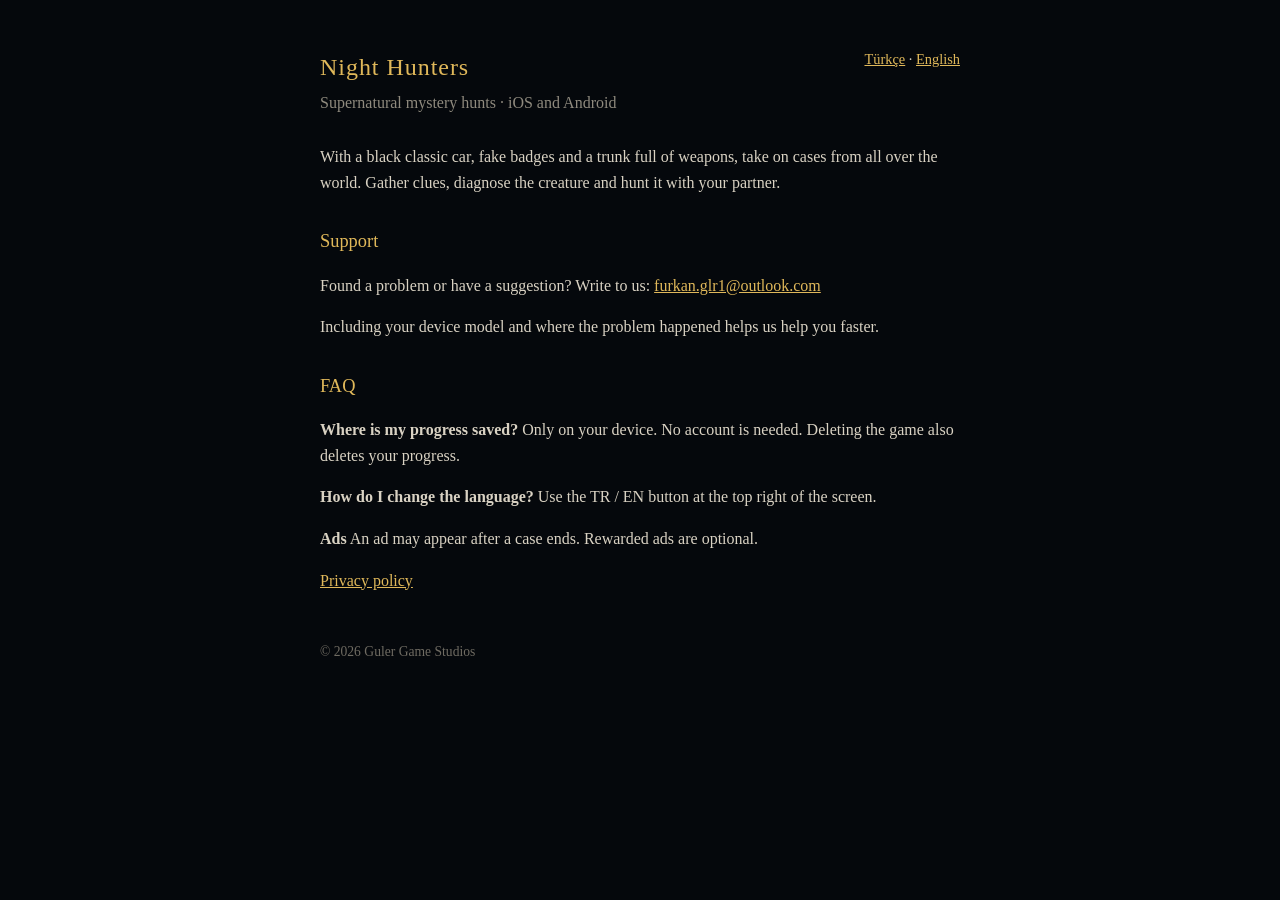
<file: site/gece-avcilari/index.html>
<!DOCTYPE html>
<html lang="tr">
<head>
<meta charset="utf-8">
<meta name="viewport" content="width=device-width,initial-scale=1">
<title>Gece Avcıları · Night Hunters</title>
<style>
body{margin:0;background:#05080c;color:#d9d2c3;font:16px/1.6 Georgia,serif}
main{max-width:640px;margin:0 auto;padding:48px 22px}
h1{color:#e0b85a;font-weight:normal;letter-spacing:.04em;margin:0 0 4px}
h2{color:#e0b85a;font-weight:normal;font-size:1.15em;margin-top:32px}
.sub{color:#8f8a7e;margin:0 0 28px}
a{color:#e0b85a}
.lang{float:right;font-size:.9em}
article[hidden]{display:none}
footer{margin-top:48px;color:#6f6b62;font-size:.85em}
</style>
</head>
<body>
<main>
<nav class="lang"><a href="#tr">Türkçe</a> · <a href="#en">English</a></nav>
<article id="tr" lang="tr">
<h1>Gece Avcıları</h1>
<p class="sub">Doğaüstü avcılık ve gizem · iOS ve Android</p>
<p>Siyah klasik araban, sahte rozetlerin ve bagajındaki silahlarla dünyanın dört bir yanından gelen vakaları çöz. İpuçlarını topla, yaratığı teşhis et ve ortağınla avla.</p>
<h2>Destek</h2>
<p>Bir sorun mu yaşadın ya da önerin mi var? Bize yaz: <a href="mailto:furkan.glr1@outlook.com">furkan.glr1@outlook.com</a></p>
<p>E-postana cihaz modelini ve sorunun nerede olduğunu eklersen daha hızlı yardımcı olabiliriz.</p>
<h2>Sık sorulanlar</h2>
<p><b>İlerlemem nerede saklanıyor?</b> Yalnızca cihazında. Hesap gerekmez. Oyunu silersen ilerleme de silinir.</p>
<p><b>Dili nasıl değiştiririm?</b> Ekranın sağ üstündeki TR / EN düğmesiyle.</p>
<p><b>Reklamlar</b> Bir vaka bittikten sonra reklam çıkabilir. Ödüllü reklamlar isteğe bağlıdır.</p>
<p><a href="gizlilik.html#tr">Gizlilik politikası</a></p>
</article>
<article id="en" lang="en" hidden>
<h1>Night Hunters</h1>
<p class="sub">Supernatural mystery hunts · iOS and Android</p>
<p>With a black classic car, fake badges and a trunk full of weapons, take on cases from all over the world. Gather clues, diagnose the creature and hunt it with your partner.</p>
<h2>Support</h2>
<p>Found a problem or have a suggestion? Write to us: <a href="mailto:furkan.glr1@outlook.com">furkan.glr1@outlook.com</a></p>
<p>Including your device model and where the problem happened helps us help you faster.</p>
<h2>FAQ</h2>
<p><b>Where is my progress saved?</b> Only on your device. No account is needed. Deleting the game also deletes your progress.</p>
<p><b>How do I change the language?</b> Use the TR / EN button at the top right of the screen.</p>
<p><b>Ads</b> An ad may appear after a case ends. Rewarded ads are optional.</p>
<p><a href="gizlilik.html#en">Privacy policy</a></p>
</article>
<footer>© 2026 Guler Game Studios</footer>
</main>
<script>
const pick=()=>{const l=location.hash==="#en"?"en":location.hash==="#tr"?"tr":((navigator.language||"tr").toLowerCase().startsWith("tr")?"tr":"en");for(const k of["tr","en"])document.getElementById(k).hidden=k!==l;document.documentElement.lang=l};
addEventListener("hashchange",pick);pick();
</script>
</body>
</html>
</file>
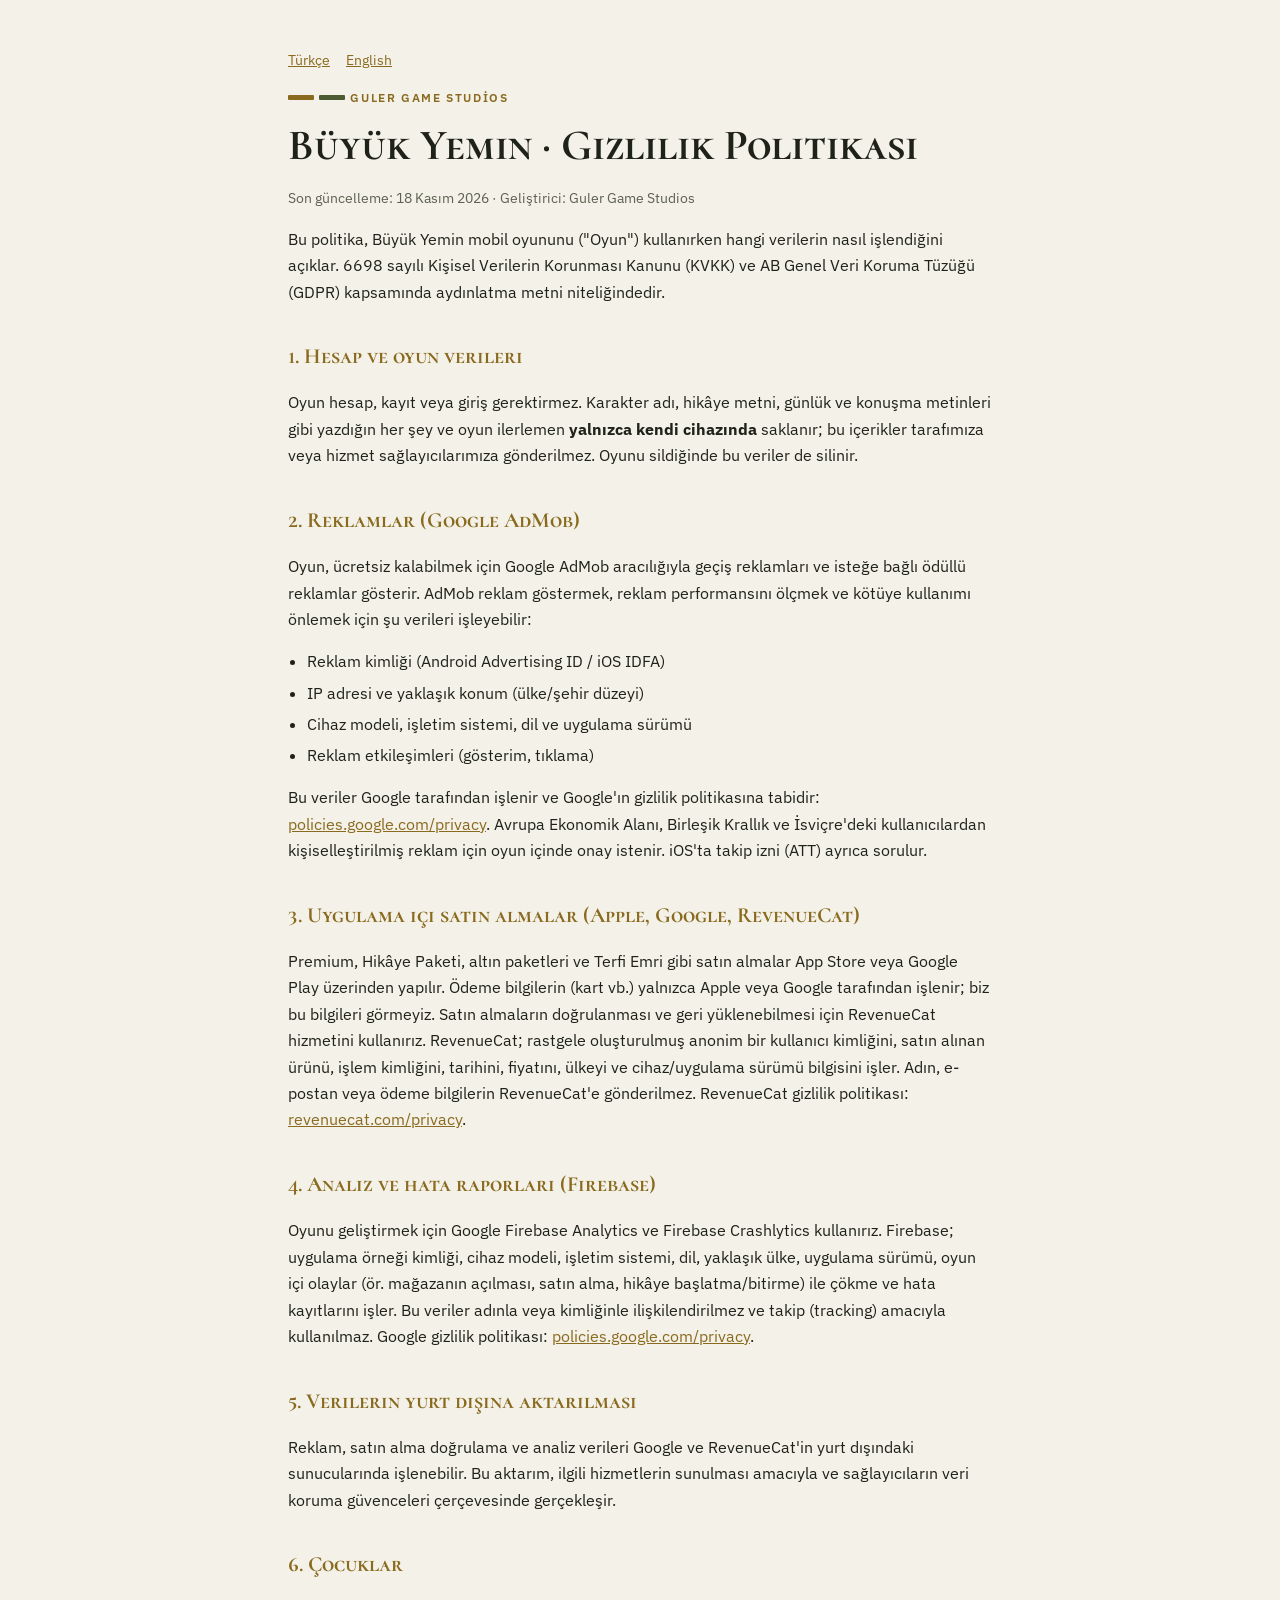
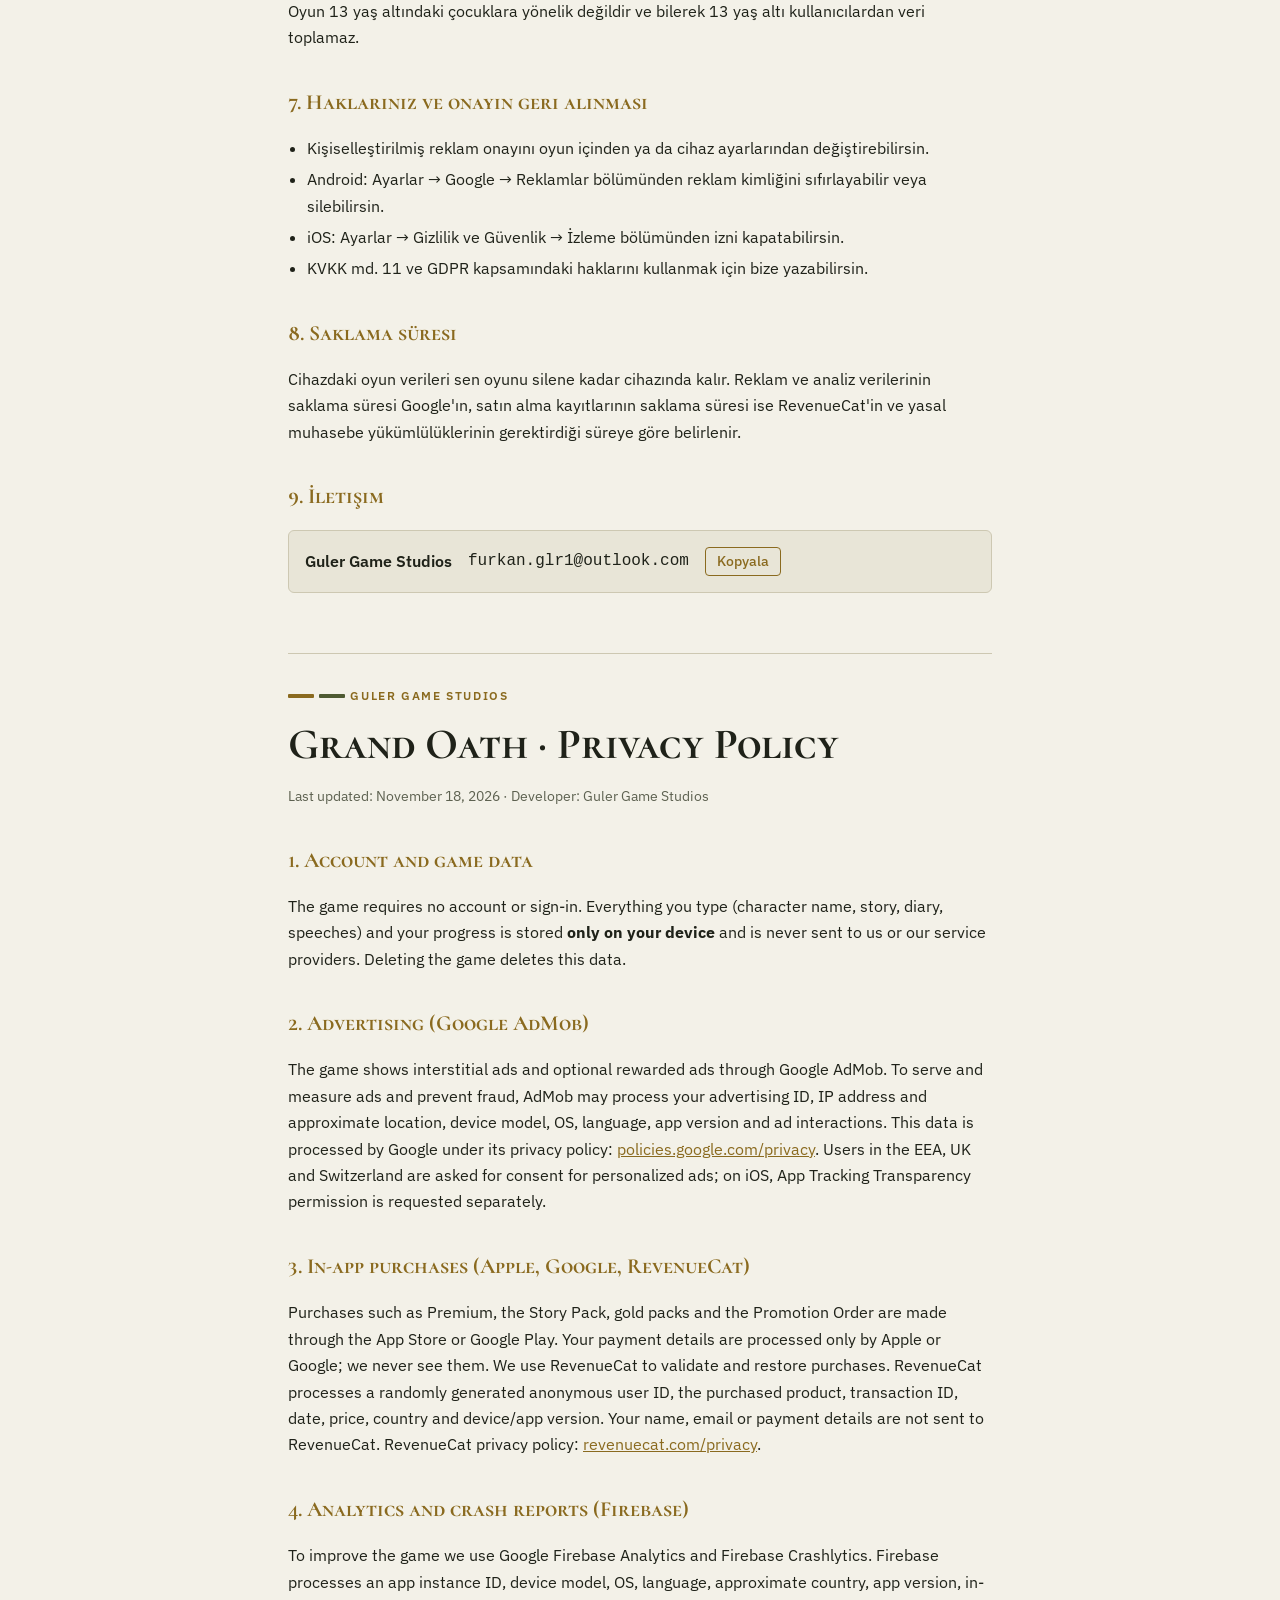
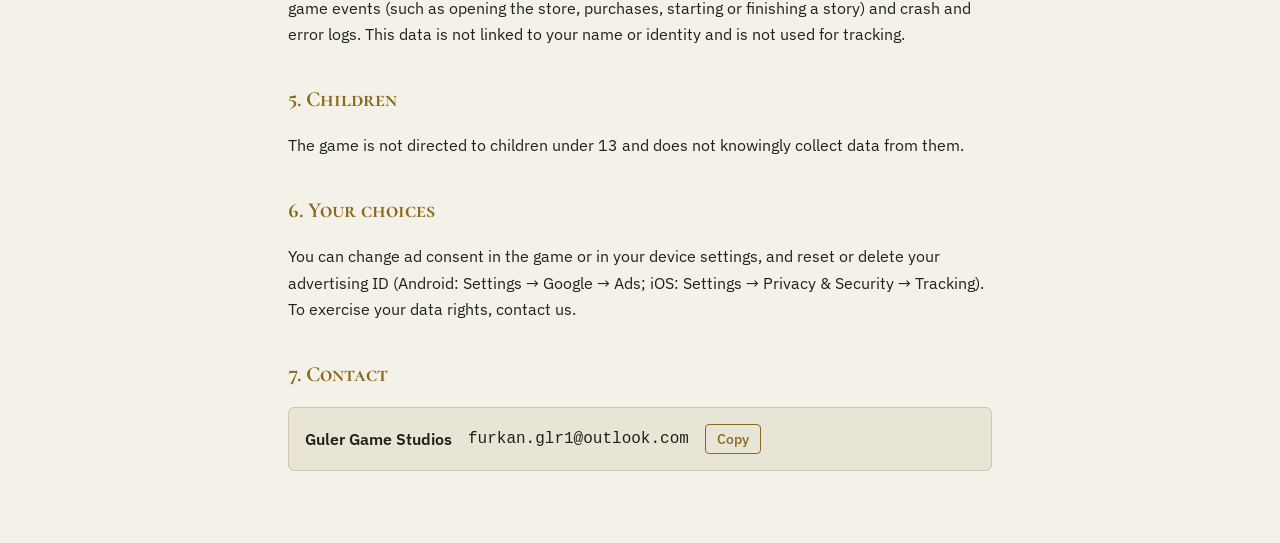
<file: site/gizlilik.html>
<!doctype html><html lang="tr"><head><meta charset="utf-8"><meta name="viewport" content="width=device-width,initial-scale=1"><title>Büyük Yemin Gizlilik Politikası</title>
<meta name="claude:viewport-fit-sides" content="cover">
<link rel="preconnect" href="https://fonts.googleapis.com">
<link rel="preconnect" href="https://fonts.gstatic.com" crossorigin>
<link rel="stylesheet" href="https://fonts.googleapis.com/css2?family=Cormorant+SC:wght@600;700&family=IBM+Plex+Sans:wght@400;500;600&display=swap">
<style>
/* Layout: single reading column, brass rank-strip header, TR then EN separated by a rule */
:root{
  --bg:#f3f1e8; --surface:#e8e5d7; --fg:#1f2219; --muted:#5d6150; --line:#cdc8b2; --brass:#8a6a1f; --olive:#4e5a32;
  --display:"Cormorant SC",Georgia,"Times New Roman",serif;
  --body:"IBM Plex Sans",system-ui,-apple-system,"Segoe UI",sans-serif;
}
@media (prefers-color-scheme: dark){:root:not([data-theme="light"]){
  --bg:#11130e; --surface:#1a1d15; --fg:#ece7d6; --muted:#a8a48e; --line:#353829; --brass:#d2b062; --olive:#9aa66e; color-scheme:dark}}
:root[data-theme="dark"]{
  --bg:#11130e; --surface:#1a1d15; --fg:#ece7d6; --muted:#a8a48e; --line:#353829; --brass:#d2b062; --olive:#9aa66e; color-scheme:dark}
body{background:var(--bg);color:var(--fg);font:16px/1.65 var(--body);
  padding-left:max(16px,env(safe-area-inset-left,0px));padding-right:max(16px,env(safe-area-inset-right,0px))}
main{max-width:44rem;margin:0 auto;padding-block:2.5rem 4rem;display:grid;gap:1.25rem}
.strip{display:flex;gap:.35rem;align-items:center;color:var(--brass);font:600 .72rem/1 var(--body);letter-spacing:.14em;text-transform:uppercase}
.strip i{display:block;width:1.6rem;height:.28rem;background:var(--brass);border-radius:1px}
.strip i+i{background:var(--olive)}
h1{font:700 clamp(2rem,6vw,2.7rem)/1.1 var(--display);color:var(--fg);margin:.2rem 0 0;text-wrap:balance}
h2{font:700 1.35rem/1.25 var(--display);color:var(--brass);margin:1.4rem 0 .2rem;text-wrap:balance}
p,ul{margin:0}
ul{padding-left:1.2rem;display:grid;gap:.3rem}
.meta{color:var(--muted);font-size:.9rem}
a{color:var(--brass)}
a:focus-visible,button:focus-visible{outline:2px solid var(--brass);outline-offset:2px}
.contact{background:var(--surface);border:1px solid var(--line);border-radius:6px;padding:1rem;display:flex;flex-wrap:wrap;gap:.6rem 1rem;align-items:center}
.contact b{font-weight:600}
.mail{font-family:ui-monospace,Menlo,Consolas,monospace;user-select:all;overflow-wrap:anywhere}
.copy{font:500 .85rem var(--body);background:transparent;color:var(--brass);border:1px solid var(--brass);border-radius:4px;padding:.3rem .7rem;cursor:pointer}
hr{border:0;border-top:1px solid var(--line);margin:2.5rem 0 1rem}
nav{display:flex;gap:1rem;font-size:.9rem}
</style>

</head><body>
<main>
  <nav aria-label="Dil"><a href="#tr">Türkçe</a><a href="#en">English</a></nav>

  <section id="tr" style="display:grid;gap:1rem">
    <div class="strip"><i></i><i></i> Guler Game Studios</div>
    <h1>Büyük Yemin · Gizlilik Politikası</h1>
    <p class="meta">Son güncelleme: 18 Kasım 2026 · Geliştirici: Guler Game Studios</p>
    <p>Bu politika, Büyük Yemin mobil oyununu ("Oyun") kullanırken hangi verilerin nasıl işlendiğini açıklar. 6698 sayılı Kişisel Verilerin Korunması Kanunu (KVKK) ve AB Genel Veri Koruma Tüzüğü (GDPR) kapsamında aydınlatma metni niteliğindedir.</p>

    <h2>1. Hesap ve oyun verileri</h2>
    <p>Oyun hesap, kayıt veya giriş gerektirmez. Karakter adı, hikâye metni, günlük ve konuşma metinleri gibi yazdığın her şey ve oyun ilerlemen <b>yalnızca kendi cihazında</b> saklanır; bu içerikler tarafımıza veya hizmet sağlayıcılarımıza gönderilmez. Oyunu sildiğinde bu veriler de silinir.</p>

    <h2>2. Reklamlar (Google AdMob)</h2>
    <p>Oyun, ücretsiz kalabilmek için Google AdMob aracılığıyla geçiş reklamları ve isteğe bağlı ödüllü reklamlar gösterir. AdMob reklam göstermek, reklam performansını ölçmek ve kötüye kullanımı önlemek için şu verileri işleyebilir:</p>
    <ul>
      <li>Reklam kimliği (Android Advertising ID / iOS IDFA)</li>
      <li>IP adresi ve yaklaşık konum (ülke/şehir düzeyi)</li>
      <li>Cihaz modeli, işletim sistemi, dil ve uygulama sürümü</li>
      <li>Reklam etkileşimleri (gösterim, tıklama)</li>
    </ul>
    <p>Bu veriler Google tarafından işlenir ve Google'ın gizlilik politikasına tabidir: <a href="https://policies.google.com/privacy" target="_blank" rel="noopener">policies.google.com/privacy</a>. Avrupa Ekonomik Alanı, Birleşik Krallık ve İsviçre'deki kullanıcılardan kişiselleştirilmiş reklam için oyun içinde onay istenir. iOS'ta takip izni (ATT) ayrıca sorulur.</p>

    <h2>3. Uygulama içi satın almalar (Apple, Google, RevenueCat)</h2>
    <p>Premium, Hikâye Paketi, altın paketleri ve Terfi Emri gibi satın almalar App Store veya Google Play üzerinden yapılır. Ödeme bilgilerin (kart vb.) yalnızca Apple veya Google tarafından işlenir; biz bu bilgileri görmeyiz. Satın almaların doğrulanması ve geri yüklenebilmesi için RevenueCat hizmetini kullanırız. RevenueCat; rastgele oluşturulmuş anonim bir kullanıcı kimliğini, satın alınan ürünü, işlem kimliğini, tarihini, fiyatını, ülkeyi ve cihaz/uygulama sürümü bilgisini işler. Adın, e-postan veya ödeme bilgilerin RevenueCat'e gönderilmez. RevenueCat gizlilik politikası: <a href="https://www.revenuecat.com/privacy" target="_blank" rel="noopener">revenuecat.com/privacy</a>.</p>

    <h2>4. Analiz ve hata raporları (Firebase)</h2>
    <p>Oyunu geliştirmek için Google Firebase Analytics ve Firebase Crashlytics kullanırız. Firebase; uygulama örneği kimliği, cihaz modeli, işletim sistemi, dil, yaklaşık ülke, uygulama sürümü, oyun içi olaylar (ör. mağazanın açılması, satın alma, hikâye başlatma/bitirme) ile çökme ve hata kayıtlarını işler. Bu veriler adınla veya kimliğinle ilişkilendirilmez ve takip (tracking) amacıyla kullanılmaz. Google gizlilik politikası: <a href="https://policies.google.com/privacy" target="_blank" rel="noopener">policies.google.com/privacy</a>.</p>

    <h2>5. Verilerin yurt dışına aktarılması</h2>
    <p>Reklam, satın alma doğrulama ve analiz verileri Google ve RevenueCat'in yurt dışındaki sunucularında işlenebilir. Bu aktarım, ilgili hizmetlerin sunulması amacıyla ve sağlayıcıların veri koruma güvenceleri çerçevesinde gerçekleşir.</p>

    <h2>6. Çocuklar</h2>
    <p>Oyun 13 yaş altındaki çocuklara yönelik değildir ve bilerek 13 yaş altı kullanıcılardan veri toplamaz.</p>

    <h2>7. Haklarınız ve onayın geri alınması</h2>
    <ul>
      <li>Kişiselleştirilmiş reklam onayını oyun içinden ya da cihaz ayarlarından değiştirebilirsin.</li>
      <li>Android: Ayarlar → Google → Reklamlar bölümünden reklam kimliğini sıfırlayabilir veya silebilirsin.</li>
      <li>iOS: Ayarlar → Gizlilik ve Güvenlik → İzleme bölümünden izni kapatabilirsin.</li>
      <li>KVKK md. 11 ve GDPR kapsamındaki haklarını kullanmak için bize yazabilirsin.</li>
    </ul>

    <h2>8. Saklama süresi</h2>
    <p>Cihazdaki oyun verileri sen oyunu silene kadar cihazında kalır. Reklam ve analiz verilerinin saklama süresi Google'ın, satın alma kayıtlarının saklama süresi ise RevenueCat'in ve yasal muhasebe yükümlülüklerinin gerektirdiği süreye göre belirlenir.</p>

    <h2>9. İletişim</h2>
    <div class="contact"><b>Guler Game Studios</b><span class="mail" id="mail-tr">furkan.glr1@outlook.com</span><button class="copy" id="copy-tr" data-t="mail-tr" type="button">Kopyala</button></div>
  </section>

  <hr>

  <section id="en" style="display:grid;gap:1rem" lang="en">
    <div class="strip"><i></i><i></i> Guler Game Studios</div>
    <h1>Grand Oath · Privacy Policy</h1>
    <p class="meta">Last updated: November 18, 2026 · Developer: Guler Game Studios</p>

    <h2>1. Account and game data</h2>
    <p>The game requires no account or sign-in. Everything you type (character name, story, diary, speeches) and your progress is stored <b>only on your device</b> and is never sent to us or our service providers. Deleting the game deletes this data.</p>

    <h2>2. Advertising (Google AdMob)</h2>
    <p>The game shows interstitial ads and optional rewarded ads through Google AdMob. To serve and measure ads and prevent fraud, AdMob may process your advertising ID, IP address and approximate location, device model, OS, language, app version and ad interactions. This data is processed by Google under its privacy policy: <a href="https://policies.google.com/privacy" target="_blank" rel="noopener">policies.google.com/privacy</a>. Users in the EEA, UK and Switzerland are asked for consent for personalized ads; on iOS, App Tracking Transparency permission is requested separately.</p>

    <h2>3. In-app purchases (Apple, Google, RevenueCat)</h2>
    <p>Purchases such as Premium, the Story Pack, gold packs and the Promotion Order are made through the App Store or Google Play. Your payment details are processed only by Apple or Google; we never see them. We use RevenueCat to validate and restore purchases. RevenueCat processes a randomly generated anonymous user ID, the purchased product, transaction ID, date, price, country and device/app version. Your name, email or payment details are not sent to RevenueCat. RevenueCat privacy policy: <a href="https://www.revenuecat.com/privacy" target="_blank" rel="noopener">revenuecat.com/privacy</a>.</p>

    <h2>4. Analytics and crash reports (Firebase)</h2>
    <p>To improve the game we use Google Firebase Analytics and Firebase Crashlytics. Firebase processes an app instance ID, device model, OS, language, approximate country, app version, in-game events (such as opening the store, purchases, starting or finishing a story) and crash and error logs. This data is not linked to your name or identity and is not used for tracking.</p>

    <h2>5. Children</h2>
    <p>The game is not directed to children under 13 and does not knowingly collect data from them.</p>

    <h2>6. Your choices</h2>
    <p>You can change ad consent in the game or in your device settings, and reset or delete your advertising ID (Android: Settings → Google → Ads; iOS: Settings → Privacy &amp; Security → Tracking). To exercise your data rights, contact us.</p>

    <h2>7. Contact</h2>
    <div class="contact"><b>Guler Game Studios</b><span class="mail" id="mail-en">furkan.glr1@outlook.com</span><button class="copy" id="copy-en" data-t="mail-en" type="button">Copy</button></div>
  </section>
</main>

<script>
document.querySelectorAll('.copy').forEach(function(b){
  b.addEventListener('click',function(){
    var el=document.getElementById(b.dataset.t), txt=el.textContent, old=b.textContent;
    function sel(){var r=document.createRange();r.selectNodeContents(el);var s=getSelection();s.removeAllRanges();s.addRange(r);}
    try{navigator.clipboard.writeText(txt).then(function(){b.textContent='✓';setTimeout(function(){b.textContent=old},1500)},sel)}catch(e){sel()}
  });
});
</script>

</body></html>
</file>
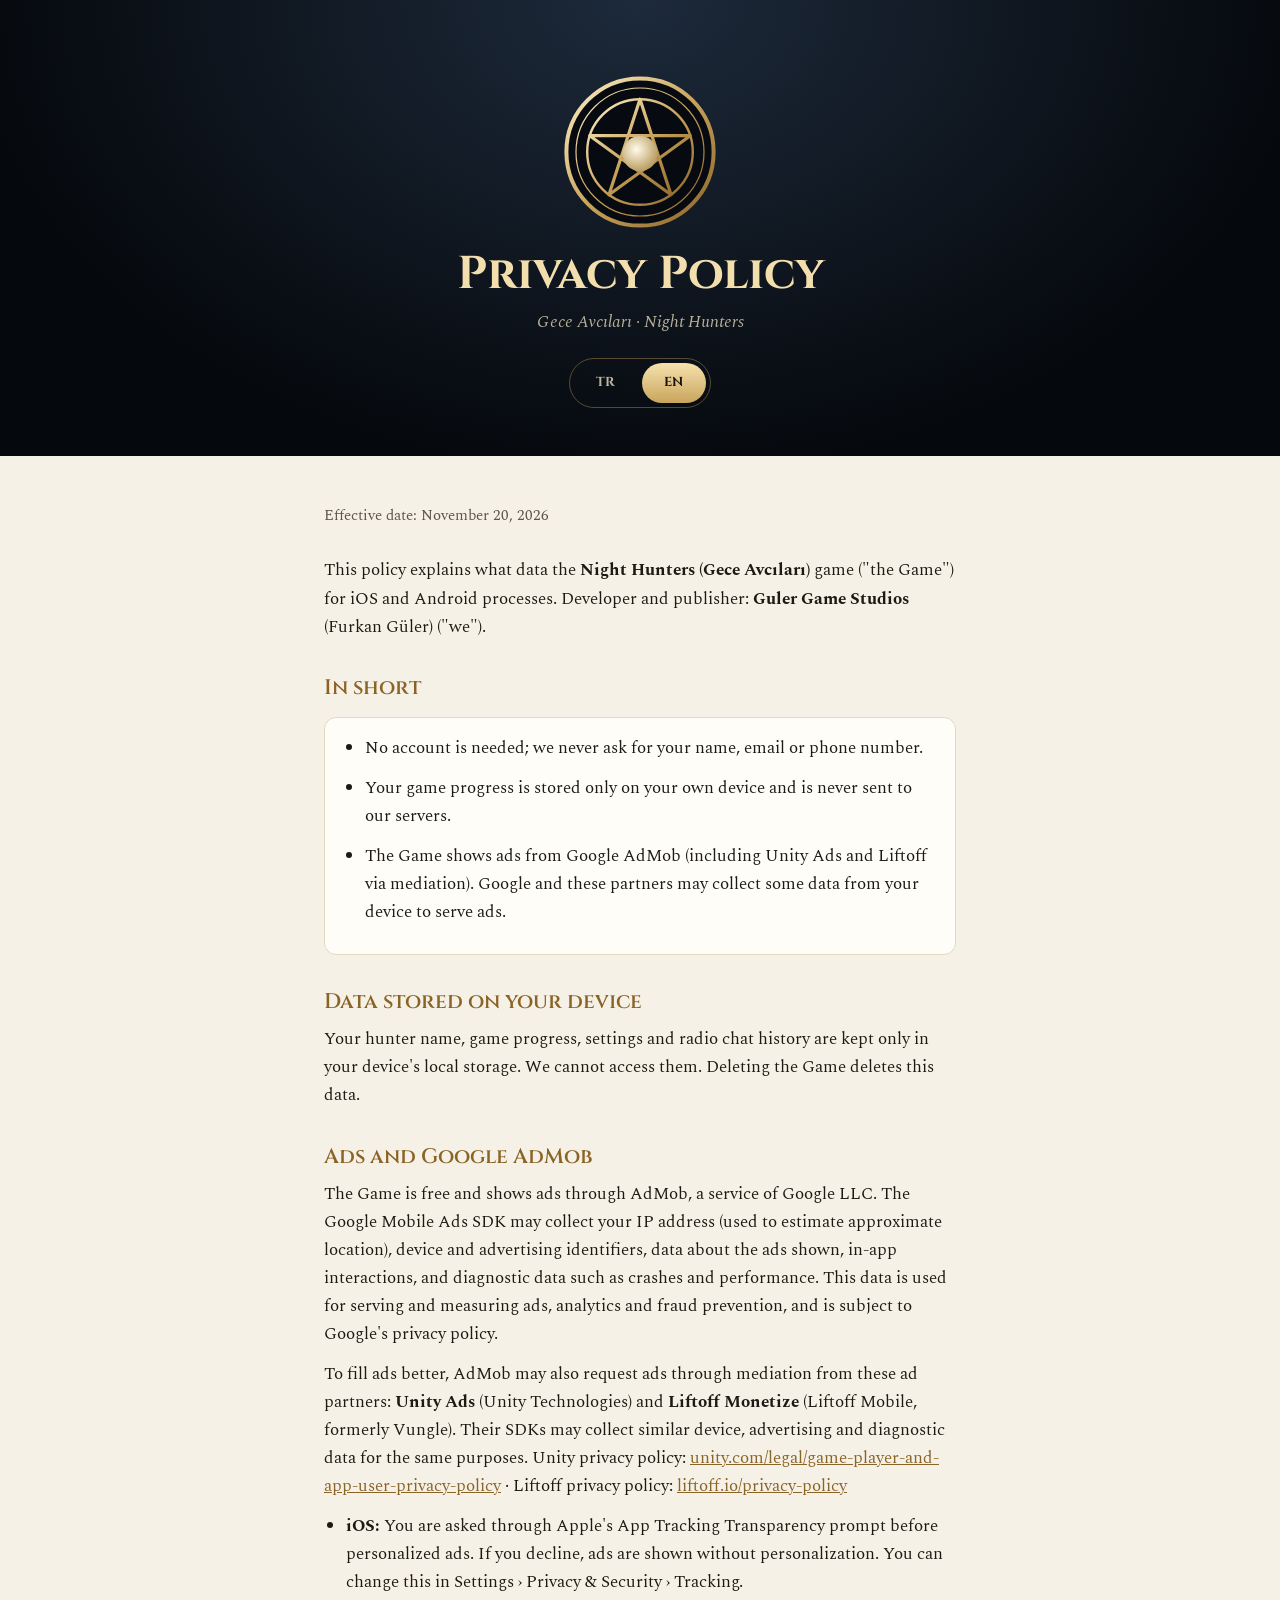
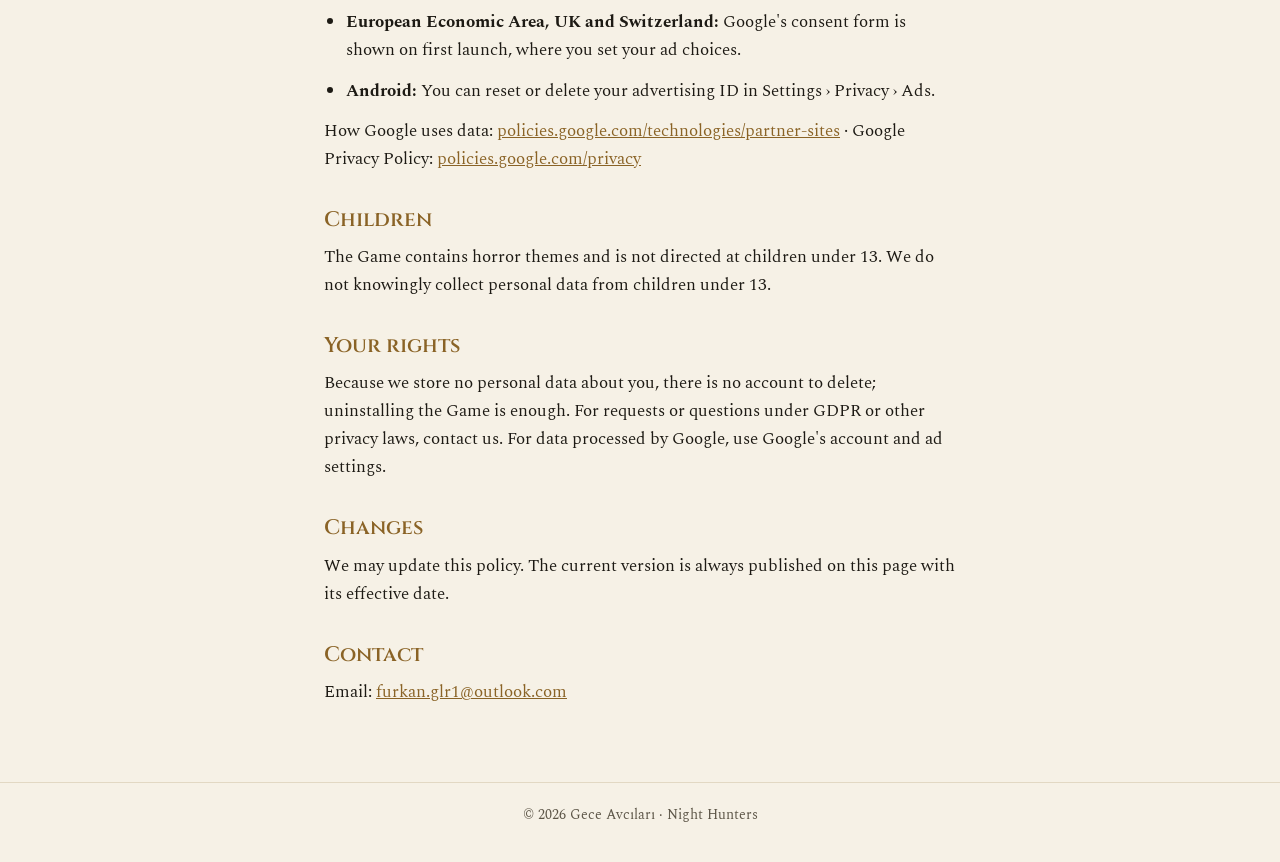
<file: site/gece-avcilari/gizlilik.html>
<!DOCTYPE html>
<html lang="tr">
<head>
<meta charset="utf-8">
<meta name="viewport" content="width=device-width, initial-scale=1">
<title>Gece Avcıları · Gizlilik</title>
<link rel="preconnect" href="https://fonts.googleapis.com">
<link href="https://fonts.googleapis.com/css2?family=Cinzel:wght@600;700&family=Spectral:ital,wght@0,400;0,600;1,400&display=swap" rel="stylesheet">
<style>
/* VOICE: calm, formal legal page with the game's night atmosphere
   IDEA: a page from a hunter's journal held under moonlight
   PICTURE: the gold seal emblem in a dark band at the top
   COLOUR and TYPE: night ink ground, parchment text, one gold accent; Cinzel titles, Spectral body
   LAYOUT: one readable column, language switch, sections with short headings */
:root{color-scheme:light dark;--bg:light-dark(#f6f1e6,#070b11);--panel:light-dark(#fffdf7,#0e1520);--ink:light-dark(#1d1a14,#e9e2cf);--mute:light-dark(#5c5547,#a79f8c);--gold:light-dark(#8a6326,#d9b46c);--rule:light-dark(#e2d8c3,#223042)}
:root[data-theme=light]{color-scheme:light}:root[data-theme=dark]{color-scheme:dark}
*{box-sizing:border-box;min-width:0}
body{margin:0;background:var(--bg);color:var(--ink);font:17px/1.65 Spectral,Georgia,serif;overflow-x:clip}
.hero{background:radial-gradient(ellipse at 50% 0,#1d2a3b,#05080c 75%);color:#f3e6c2;padding:clamp(36px,6vw,72px) max(5vw,16px) clamp(28px,4vw,48px);text-align:center}
.hero svg{width:clamp(110px,22vw,160px);height:auto;display:block;margin:0 auto 18px}
.hero h1{font:700 clamp(30px,5vw,46px)/1.08 Cinzel,serif;margin:0 0 8px;text-wrap:balance;color:#f3dfae}
.hero p{margin:0;color:#b9b19c;font-style:italic}
.sw{display:inline-flex;gap:4px;margin-top:22px;padding:4px;border:1px solid #c9a45c66;border-radius:30px}
.sw button{font:700 13px/1 Cinzel,serif;letter-spacing:.06em;min-height:40px;min-width:64px;border:0;border-radius:24px;background:transparent;color:#bdb59f;cursor:pointer}
.sw button[aria-pressed=true]{background:linear-gradient(180deg,#f6e2ae,#c9a45c);color:#1a1206}
.sw button:focus-visible{outline:2px solid #f6e2ae;outline-offset:2px}
main{max-width:760px;margin:0 auto;padding:clamp(24px,4vw,48px) max(5vw,16px) 64px}
article[hidden]{display:none}
.meta{color:var(--mute);font-size:15px;margin:0 0 28px}
h2{font:600 21px/1.25 Cinzel,serif;color:var(--gold);margin:34px 0 10px}
p,li{margin:0 0 12px}
ul{padding-inline-start:22px;margin:0 0 12px}
.box{background:var(--panel);border:1px solid var(--rule);border-radius:12px;padding:16px 18px;margin:16px 0}
a{color:var(--gold)}
code{overflow-wrap:anywhere}
.fill{background:light-dark(#fbe7b8,#3a2c10);padding:1px 6px;border-radius:4px}
footer{border-top:1px solid var(--rule);color:var(--mute);font-size:14px;text-align:center;padding:20px 16px 36px}
</style>
</head>
<body>
<header class="hero">
<svg viewBox="0 0 200 200" role="img" aria-label="Gece Avcıları mührü">
<defs><linearGradient id="g" x1="0" y1="0" x2="1" y2="1"><stop offset="0" stop-color="#fff2c8"/><stop offset=".5" stop-color="#c9a45c"/><stop offset="1" stop-color="#8a6326"/></linearGradient>
<radialGradient id="m" cx="40%" cy="38%" r="65%"><stop offset="0" stop-color="#fffaea"/><stop offset="1" stop-color="#b89a5c"/></radialGradient></defs>
<circle cx="100" cy="100" r="92" fill="#070b11" stroke="url(#g)" stroke-width="5"/>
<circle cx="100" cy="100" r="80" fill="none" stroke="url(#g)" stroke-width="1.5"/>
<circle cx="100" cy="100" r="66" fill="none" stroke="url(#g)" stroke-width="3"/>
<path d="M100 34 L138.8 153.4 L37.2 79.6 H162.8 L61.2 153.4 Z" fill="none" stroke="url(#g)" stroke-width="4" stroke-linejoin="round"/>
<circle cx="100" cy="102" r="22" fill="url(#m)"/>
</svg>
<h1 id="ttl">Gizlilik Politikası</h1>
<p id="sub">Gece Avcıları · Night Hunters</p>
<div class="sw" role="group" aria-label="Dil / Language">
<button id="b-tr" aria-pressed="true">TR</button><button id="b-en" aria-pressed="false">EN</button>
</div>
</header>
<main>
<article id="tr" lang="tr">
<p class="meta">Yürürlük tarihi: 20 Kasım 2026</p>
<p>Bu politika, iOS ve Android için yayımlanan <b>Gece Avcıları</b> oyununun ("Oyun") hangi verileri işlediğini açıklar. Oyunu geliştiren ve yayımlayan: <b>Guler Game Studios</b> (Furkan Güler) ("biz").</p>

<h2>Kısaca</h2>
<div class="box"><ul>
<li>Hesap açmanız gerekmez; adınızı, e-postanızı veya telefon numaranızı istemeyiz.</li>
<li>Oyun ilerlemeniz yalnızca kendi cihazınızda saklanır; bizim sunucumuza gönderilmez.</li>
<li>Oyunda Google AdMob reklamları gösterilir (aracılıkla Unity Ads ve Liftoff dahil). Google ve bu ortaklar, reklam göstermek için cihazınızdan bazı verileri toplayabilir.</li>
</ul></div>

<h2>Cihazınızda saklanan veriler</h2>
<p>Avcı adınız, oyun ilerlemeniz, ayarlarınız ve telsiz sohbet geçmişiniz yalnızca cihazınızın yerel depolamasında tutulur. Bu verilere biz erişemeyiz. Oyunu sildiğinizde bu veriler de silinir.</p>

<h2>Reklamlar ve Google AdMob</h2>
<p>Oyun ücretsizdir ve Google LLC'nin AdMob hizmetiyle reklam gösterir. Google Mobile Ads SDK; IP adresi (yaklaşık konumu tahmin etmek için), cihaz ve reklam kimlikleri, gösterilen reklamlarla ilgili veriler, uygulama içi etkileşimler ve çökme ile performans gibi tanı verilerini toplayabilir. Bu veriler reklam gösterimi, ölçüm, analiz ve dolandırıcılık önleme amacıyla kullanılır ve Google'ın gizlilik politikasına tabidir.</p>
<p>AdMob, reklamları daha iyi doldurmak için aracılık (mediation) yoluyla şu reklam ortaklarından da reklam isteyebilir: <b>Unity Ads</b> (Unity Technologies) ve <b>Liftoff Monetize</b> (Liftoff Mobile, eski adıyla Vungle). Bu ortakların SDK'ları da yukarıdakilere benzer cihaz, reklam ve tanı verilerini aynı amaçlarla toplayabilir. Unity gizlilik politikası: <a href="https://unity.com/legal/game-player-and-app-user-privacy-policy">unity.com/legal/game-player-and-app-user-privacy-policy</a> · Liftoff gizlilik politikası: <a href="https://liftoff.io/privacy-policy/">liftoff.io/privacy-policy</a></p>
<ul>
<li><b>iOS:</b> Kişiselleştirilmiş reklam için Apple'ın Uygulama Takip Şeffaflığı izniyle size sorulur. İzin vermezseniz reklamlar kişiselleştirilmeden gösterilir. Kararınızı Ayarlar › Gizlilik ve Güvenlik › Takip bölümünden değiştirebilirsiniz.</li>
<li><b>Avrupa Ekonomik Alanı, Birleşik Krallık ve İsviçre:</b> İlk açılışta Google'ın izin formu gösterilir; reklam tercihlerinizi buradan belirlersiniz.</li>
<li><b>Android:</b> Reklam kimliğinizi Ayarlar › Gizlilik › Reklamlar bölümünden sıfırlayabilir veya silebilirsiniz.</li>
</ul>
<p>Google'ın verileri nasıl kullandığı: <a href="https://policies.google.com/technologies/partner-sites">policies.google.com/technologies/partner-sites</a> · Google Gizlilik Politikası: <a href="https://policies.google.com/privacy">policies.google.com/privacy</a></p>

<h2>Çocuklar</h2>
<p>Oyun korku temaları içerir ve 13 yaşın altındaki çocuklara yönelik değildir. 13 yaşından küçük çocuklardan bilerek kişisel veri toplamayız.</p>

<h2>Haklarınız</h2>
<p>Biz sizinle ilgili kişisel veri saklamadığımız için silinecek bir hesap yoktur; oyunu silmeniz yeterlidir. KVKK veya GDPR kapsamındaki talepleriniz ya da sorularınız için bize yazabilirsiniz. Google tarafından işlenen veriler için Google'ın hesap ve reklam ayarlarını kullanabilirsiniz.</p>

<h2>Değişiklikler</h2>
<p>Bu politikayı güncelleyebiliriz. Güncel metin her zaman bu sayfada, yürürlük tarihiyle birlikte yayımlanır.</p>

<h2>İletişim</h2>
<p>E-posta: <a href="mailto:furkan.glr1@outlook.com">furkan.glr1@outlook.com</a></p>
</article>

<article id="en" lang="en" hidden>
<p class="meta">Effective date: November 20, 2026</p>
<p>This policy explains what data the <b>Night Hunters (Gece Avcıları)</b> game ("the Game") for iOS and Android processes. Developer and publisher: <b>Guler Game Studios</b> (Furkan Güler) ("we").</p>

<h2>In short</h2>
<div class="box"><ul>
<li>No account is needed; we never ask for your name, email or phone number.</li>
<li>Your game progress is stored only on your own device and is never sent to our servers.</li>
<li>The Game shows ads from Google AdMob (including Unity Ads and Liftoff via mediation). Google and these partners may collect some data from your device to serve ads.</li>
</ul></div>

<h2>Data stored on your device</h2>
<p>Your hunter name, game progress, settings and radio chat history are kept only in your device's local storage. We cannot access them. Deleting the Game deletes this data.</p>

<h2>Ads and Google AdMob</h2>
<p>The Game is free and shows ads through AdMob, a service of Google LLC. The Google Mobile Ads SDK may collect your IP address (used to estimate approximate location), device and advertising identifiers, data about the ads shown, in-app interactions, and diagnostic data such as crashes and performance. This data is used for serving and measuring ads, analytics and fraud prevention, and is subject to Google's privacy policy.</p>
<p>To fill ads better, AdMob may also request ads through mediation from these ad partners: <b>Unity Ads</b> (Unity Technologies) and <b>Liftoff Monetize</b> (Liftoff Mobile, formerly Vungle). Their SDKs may collect similar device, advertising and diagnostic data for the same purposes. Unity privacy policy: <a href="https://unity.com/legal/game-player-and-app-user-privacy-policy">unity.com/legal/game-player-and-app-user-privacy-policy</a> · Liftoff privacy policy: <a href="https://liftoff.io/privacy-policy/">liftoff.io/privacy-policy</a></p>
<ul>
<li><b>iOS:</b> You are asked through Apple's App Tracking Transparency prompt before personalized ads. If you decline, ads are shown without personalization. You can change this in Settings › Privacy &amp; Security › Tracking.</li>
<li><b>European Economic Area, UK and Switzerland:</b> Google's consent form is shown on first launch, where you set your ad choices.</li>
<li><b>Android:</b> You can reset or delete your advertising ID in Settings › Privacy › Ads.</li>
</ul>
<p>How Google uses data: <a href="https://policies.google.com/technologies/partner-sites">policies.google.com/technologies/partner-sites</a> · Google Privacy Policy: <a href="https://policies.google.com/privacy">policies.google.com/privacy</a></p>

<h2>Children</h2>
<p>The Game contains horror themes and is not directed at children under 13. We do not knowingly collect personal data from children under 13.</p>

<h2>Your rights</h2>
<p>Because we store no personal data about you, there is no account to delete; uninstalling the Game is enough. For requests or questions under GDPR or other privacy laws, contact us. For data processed by Google, use Google's account and ad settings.</p>

<h2>Changes</h2>
<p>We may update this policy. The current version is always published on this page with its effective date.</p>

<h2>Contact</h2>
<p>Email: <a href="mailto:furkan.glr1@outlook.com">furkan.glr1@outlook.com</a></p>
</article>
</main>
<footer>© 2026 Gece Avcıları · Night Hunters</footer>
<script>
{
const T={tr:["Gizlilik Politikası","tr"],en:["Privacy Policy","en"]};
const set=l=>{for(const k of ["tr","en"]){document.getElementById(k).hidden=k!==l;document.getElementById("b-"+k).setAttribute("aria-pressed",k===l)}document.getElementById("ttl").textContent=T[l][0];document.documentElement.lang=l;if(location.hash!=="#"+l)history.replaceState(null,"","#"+l)};
document.getElementById("b-tr").addEventListener("click",()=>set("tr"));
document.getElementById("b-en").addEventListener("click",()=>set("en"));
const pick=()=>set(location.hash==="#en"?"en":location.hash==="#tr"?"tr":((navigator.language||"tr").toLowerCase().startsWith("tr")?"tr":"en"));
window.addEventListener("hashchange",pick);pick();
}
</script>
</body>
</html>
</file>
